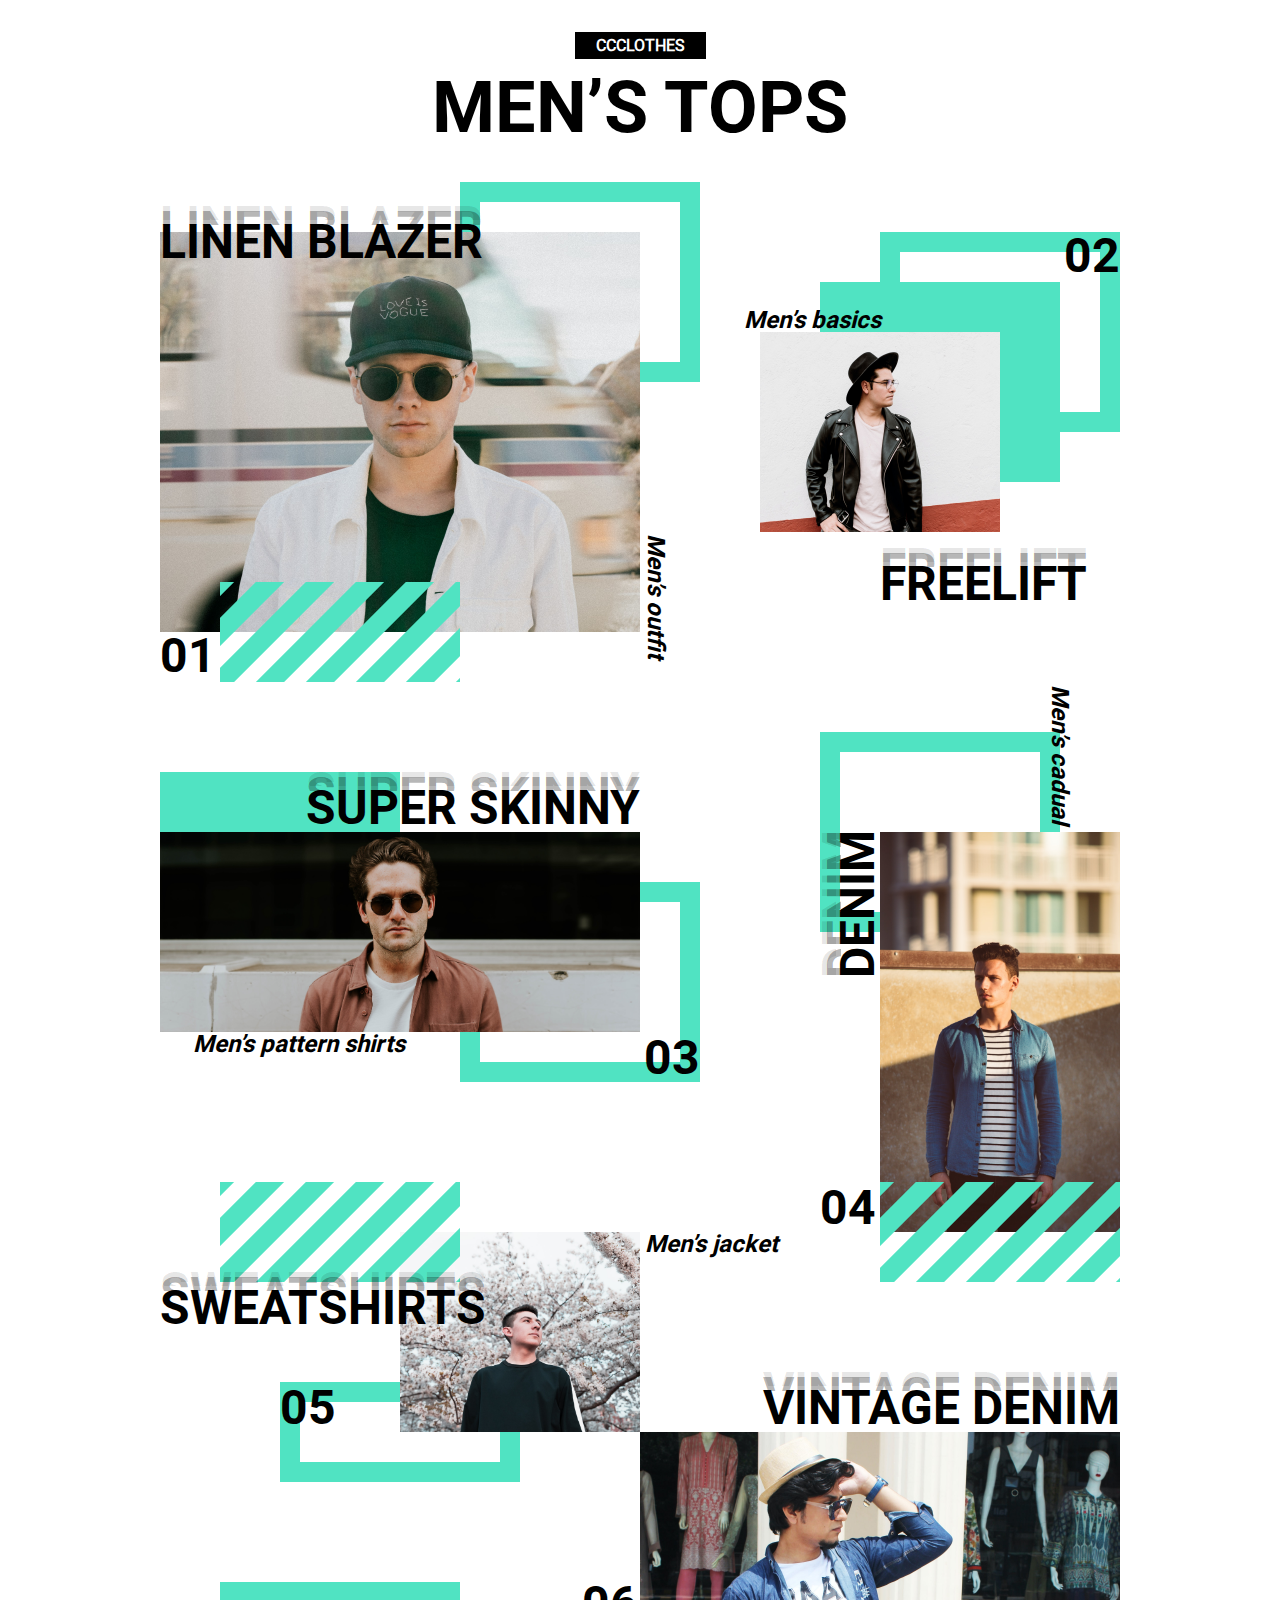
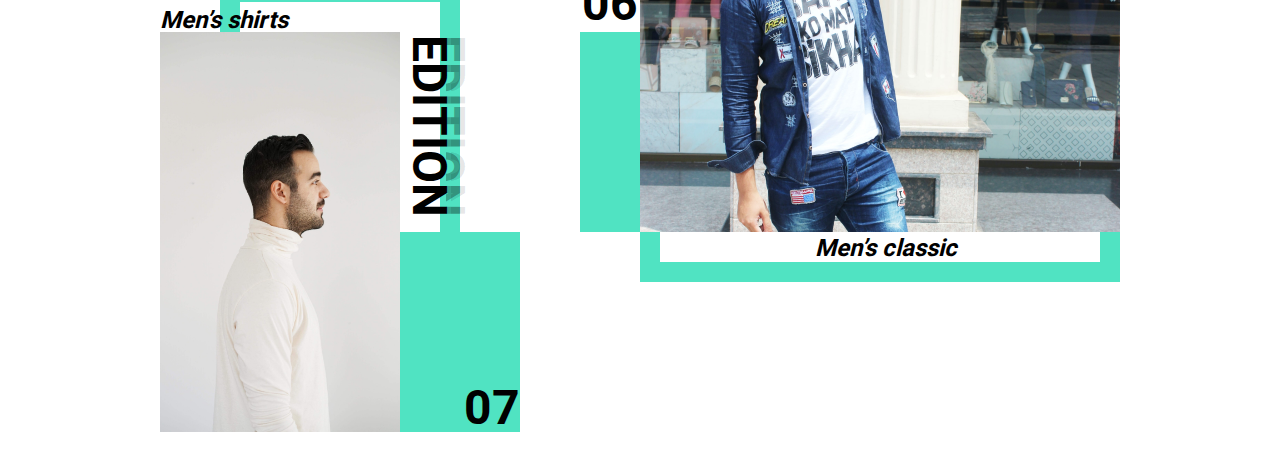
<file: F2E-Level4/index.html>
<!DOCTYPE html>
<html lang="en">
    <head>
        <meta charset="UTF-8">
        <meta name="viewport" content="width=device-width, initial-scale=1.0">
        <link rel="stylesheet" href="css/reset.css">
        <link rel="stylesheet" href="css/index.css">
        <link rel="stylesheet" href="css/component.css">
        <title>F2E-LEVEL 4</title>
    </head>
    <body>
        <div id="wrapper">
            <div id="title">
                <h4 class="label">
                    CCCLOTHES
                </h4>
                <h1>
                    MEN’S TOPS
                </h1>
            </div>
            <div id="Block1">
                <div class="backImage" style="background-image: url(img/01.jpg);">
                </div>
                <h2 class="mainTitle" data-title="LINEN BLAZER">LINEN BLAZER</h2>
                <div class="decoFrame"></div>
                <p class="serial">01</p>
                <div class="slashBlock"></div>
                <i class="subTitle">Men’s outfit</i>
            </div>
            <div id="Block2">
                <div class="backImage" style="background-image: url(img/02.jpg);"></div>
                <h2 class="mainTitle" data-title="FREELIFT">FREELIFT</h2>
                <i class="subTitle">Men’s basics</i>
                <div class="decoSolid"></div>
                <div class="decoFrame"></div>
                <p class="serial">02</p>
            </div>
            <div id="Block3">
                <div class="backImage" style="background-image: url(img/03.jpg);"></div>
                <h2 class="mainTitle" data-title="SUPER SKINNY">SUPER SKINNY</h2>
                <i class="subTitle">Men’s pattern shirts</i>
                <div class="decoSolid"></div>
                <div class="decoFrame"></div>
                <p class="serial">03</p>
            </div>
            <div id="Block4">
                <div class="backImage" style="background-image: url(img/04.jpg);"></div>
                <h2 class="mainTitle" data-title="DENIM">DENIM</h2>
                <i class="subTitle">Men’s cadual</i>
                <div class="decoFrame"></div>
                <p class="serial">04</p>  
                <div class="slashBlock"></div>
            </div>
            <div id="Block5">
                <div class="backImage" style="background-image: url(img/05.jpg);"></div>
                <h2 class="mainTitle" data-title="SWEATSHIRTS">SWEATSHIRTS</h2>
                <i class="subTitle">Men’s jacket</i>
                <div class="decoFrame"></div>
                <p class="serial">05</p> 
                <div class="slashBlock"></div>
            </div>
            <div id="Block6">
                <div class="backImage" style="background-image: url(img/06.jpg);"></div>
                <h2 class="mainTitle" data-title="VINTAGE DENIM">VINTAGE DENIM</h2>
                <i class="subTitle">Men’s classic</i>
                <div class="decoSolid"></div>
                <div class="decoFrame"></div>
                <p class="serial">06</p> 
            </div>
            <div id="Block7">
                <div class="backImage" style="background-image: url(img/07.jpg);"></div>
                <h2 class="mainTitle" data-title="EDITION">EDITION</h2>
                <i class="subTitle">Men’s shirts</i>
                <div class="decoSolid"></div>
                <div class="decoFrame"></div>
                <p class="serial">07</p> 
            </div>

        </div>
        <script src='https://cdnjs.cloudflare.com/ajax/libs/jquery/3.5.0/jquery.min.js'></script>
        <script>
            $('.backImage').click(function(event){
                window.location.href='linkPage.html'
            })

        </script>
    </body>
</html>
</file>
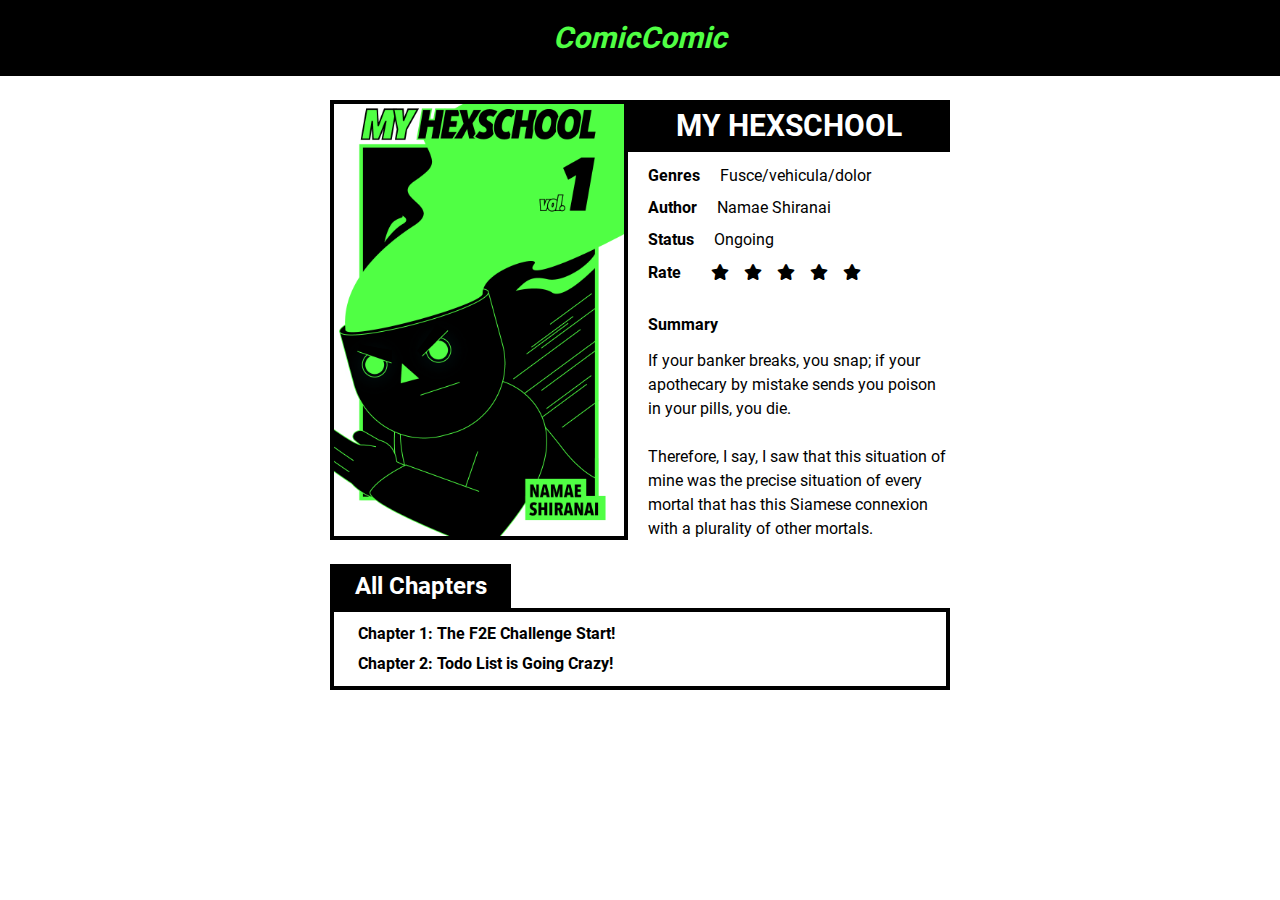
<file: F2E-Level5/index.html>
<!DOCTYPE html><html lang="en"><head><meta charset="utf-8"><meta http-equiv="X-UA-Compatible" content="IE=edge"><meta name="viewport" content="width=device-width,initial-scale=1"><link rel="icon" href="favicon.ico"><title>f2elevel5</title><link href="css/chunk-24248a32.6382ba92.css" rel="prefetch"><link href="css/chunk-4eed3441.19b79747.css" rel="prefetch"><link href="js/chunk-24248a32.09450d65.js" rel="prefetch"><link href="js/chunk-4eed3441.17d7b682.js" rel="prefetch"><link href="css/app.f4f89959.css" rel="preload" as="style"><link href="css/chunk-vendors.ec3947be.css" rel="preload" as="style"><link href="js/app.df738f8d.js" rel="preload" as="script"><link href="js/chunk-vendors.c493ce53.js" rel="preload" as="script"><link href="css/chunk-vendors.ec3947be.css" rel="stylesheet"><link href="css/app.f4f89959.css" rel="stylesheet"></head><body><noscript><strong>We're sorry but f2elevel5 doesn't work properly without JavaScript enabled. Please enable it to continue.</strong></noscript><div id="app"></div><script src="js/chunk-vendors.c493ce53.js"></script><script src="js/app.df738f8d.js"></script></body></html>
</file>
<file: F2E-Level4/css/index.css>
@font-face {
  font-family: 'title';
  src: url("../font/Roboto-Bold.ttf") format("truetype");
}

@font-face {
  font-family: 'text';
  src: url("../font/Roboto-Regular.ttf") format("truetype");
}

#wrapper {
  font-family: 'title';
  display: -ms-grid;
  display: grid;
  width: 960px;
  margin: 32px auto;
  -ms-grid-rows: (100px)[20];
      grid-template-rows: repeat(20, 100px);
  -ms-grid-columns: (120px)[8];
      grid-template-columns: repeat(8, 120px);
}

#wrapper > div {
  position: relative;
}

#wrapper > div > * {
  position: absolute;
}

#wrapper > div:first-child {
  -ms-grid-column: 3;
  -ms-grid-column-span: 4;
  grid-column: 3 / 7;
  -ms-grid-row: 1;
  -ms-grid-row-span: 1;
  grid-row: 1 / 2;
}

#wrapper > div:first-child * {
  margin: 0px auto;
  text-align: center;
}

#wrapper > div:first-child > * {
  position: unset !important;
}

#wrapper > div:first-child > h4 {
  color: white;
  background-color: black;
  font-size: 16px;
  font-family: "text" !important;
  width: 131px;
  height: 27px;
  line-height: 27px;
  margin: 0 auto;
}

#wrapper > div:first-child > h1 {
  font-size: 72px;
  line-height: 97px;
}

#wrapper > div:nth-child(2) {
  -ms-grid-column: 1;
  -ms-grid-column-span: 4;
  grid-column: 1 / 5;
  -ms-grid-row: 3;
  -ms-grid-row-span: 4;
  grid-row: 3 / 7;
}

#wrapper > div:nth-child(2) > .mainTitle {
  top: -14px;
}

#wrapper > div:nth-child(2) > .decoFrame {
  width: 240px;
  height: 200px;
  top: -50px;
  right: -60px;
}

#wrapper > div:nth-child(2) > .serial {
  bottom: -48px;
}

#wrapper > div:nth-child(2) > .slashBlock {
  left: 60px;
  bottom: -50px;
}

#wrapper > div:nth-child(2) > .subTitle {
  right: -78px;
  bottom: 24px;
  z-index: 100;
  -webkit-transform: rotate(90deg);
          transform: rotate(90deg);
}

#wrapper > div:nth-child(3) {
  -ms-grid-column: 6;
  -ms-grid-column-span: 2;
  grid-column: 6 / 8;
  -ms-grid-row: 4;
  -ms-grid-row-span: 2;
  grid-row: 4 / 6;
}

#wrapper > div:nth-child(3) > .mainTitle {
  bottom: -76px;
  left: 120px;
}

#wrapper > div:nth-child(3) > .subTitle {
  top: -24px;
  left: -16px;
}

#wrapper > div:nth-child(3) > .decoSolid {
  width: 240px;
  height: 200px;
  top: -50px;
  left: 60px;
}

#wrapper > div:nth-child(3) > .decoFrame {
  width: 240px;
  height: 200px;
  top: -100px;
  left: 120px;
}

#wrapper > div:nth-child(3) > .serial {
  top: -100px;
  right: -120px;
}

#wrapper > div:nth-child(4) {
  -ms-grid-column: 1;
  -ms-grid-column-span: 4;
  grid-column: 1 / 5;
  -ms-grid-row: 9;
  -ms-grid-row-span: 2;
  grid-row: 9 / 11;
}

#wrapper > div:nth-child(4) > .mainTitle {
  right: 0;
  top: -48px;
}

#wrapper > div:nth-child(4) > .subTitle {
  bottom: -24px;
  left: 33px;
}

#wrapper > div:nth-child(4) > .decoSolid {
  width: 240px;
  height: 200px;
  top: -60px;
}

#wrapper > div:nth-child(4) > .decoFrame {
  width: 240px;
  height: 200px;
  bottom: -50px;
  right: -60px;
}

#wrapper > div:nth-child(4) > .serial {
  bottom: -50px;
  right: -60px;
}

#wrapper > div:nth-child(5) {
  -ms-grid-column: 7;
  -ms-grid-column-span: 2;
  grid-column: 7 / 9;
  -ms-grid-row: 9;
  -ms-grid-row-span: 4;
  grid-row: 9 / 13;
}

#wrapper > div:nth-child(5) > .mainTitle {
  -webkit-transform: rotate(270deg);
          transform: rotate(270deg);
  top: 48px;
  left: -96px;
}

#wrapper > div:nth-child(5) > .subTitle {
  -webkit-transform: rotate(90deg);
          transform: rotate(90deg);
  top: -90px;
  left: 110px;
  white-space: nowrap;
}

#wrapper > div:nth-child(5) > .decoFrame {
  width: 240px;
  height: 200px;
  top: -100px;
  left: -60px;
}

#wrapper > div:nth-child(5) > .serial {
  bottom: 0;
  left: -60px;
}

#wrapper > div:nth-child(5) > .slashBlock {
  z-index: 2;
  bottom: -50px;
}

#wrapper > div:nth-child(6) {
  -ms-grid-column: 3;
  -ms-grid-column-span: 2;
  grid-column: 3 / 5;
  -ms-grid-row: 13;
  -ms-grid-row-span: 2;
  grid-row: 13 / 15;
}

#wrapper > div:nth-child(6) > .mainTitle {
  left: -240px;
  top: 52px;
  z-index: 3 !important;
}

#wrapper > div:nth-child(6) > .subTitle {
  right: -138px;
}

#wrapper > div:nth-child(6) > .decoFrame {
  width: 240px;
  height: 100px;
  bottom: -50px;
  left: -120px;
}

#wrapper > div:nth-child(6) > .serial {
  bottom: 0;
  left: -120px;
}

#wrapper > div:nth-child(6) > .slashBlock {
  top: -50px;
  left: -180px;
}

#wrapper > div:nth-child(7) {
  -ms-grid-column: 5;
  -ms-grid-column-span: 4;
  grid-column: 5 / 9;
  -ms-grid-row: 15;
  -ms-grid-row-span: 4;
  grid-row: 15 / 19;
}

#wrapper > div:nth-child(7) > .mainTitle {
  top: -48px;
  right: 0;
}

#wrapper > div:nth-child(7) > .subTitle {
  bottom: -28px;
  left: 175px;
}

#wrapper > div:nth-child(7) > .decoSolid {
  width: 240px;
  height: 200px;
  bottom: 0;
  left: -60px;
}

#wrapper > div:nth-child(7) > .decoFrame {
  width: 100%;
  height: 100px;
  bottom: -50px;
}

#wrapper > div:nth-child(7) > .serial {
  left: -58px;
  top: 148px;
}

#wrapper > div:nth-child(8) {
  -ms-grid-column: 1;
  -ms-grid-column-span: 2;
  grid-column: 1 / 3;
  -ms-grid-row: 17;
  -ms-grid-row-span: 4;
  grid-row: 17 / 21;
}

#wrapper > div:nth-child(8) > .mainTitle {
  -webkit-transform: rotate(90deg);
          transform: rotate(90deg);
  top: 70px;
  right: -120px;
}

#wrapper > div:nth-child(8) > .subTitle {
  top: -24px;
}

#wrapper > div:nth-child(8) > .decoSolid {
  width: 240px;
  height: 200px;
  right: -120px;
  bottom: 0;
}

#wrapper > div:nth-child(8) > .decoFrame {
  width: 240px;
  height: 100%;
  top: -50px;
  right: -60px;
}

#wrapper > div:nth-child(8) > .serial {
  right: -120px;
  bottom: 0;
}
/*# sourceMappingURL=index.css.map */
</file>
<file: F2E-Level4/css/component.css>
@font-face {
  font-family: 'title';
  src: url("../font/Roboto-Bold.ttf") format("truetype");
}

@font-face {
  font-family: 'text';
  src: url("../font/Roboto-Regular.ttf") format("truetype");
}

.backImage {
  background-position: center center;
  background-size: cover;
  width: 100%;
  height: 100%;
  cursor: pointer;
}

.backImage:before {
  content: '';
  width: 100%;
  height: 100%;
  position: absolute;
  background-color: rgba(80, 227, 194, 0.5);
  display: none;
}

.backImage:hover:before {
  display: block;
}

.mainTitle {
  font-size: 48px;
}

.mainTitle:before, .mainTitle:after {
  content: attr(data-title);
  position: absolute;
  left: 0;
  overflow: hidden;
  height: 20px;
}

.mainTitle:before {
  top: -13px;
  color: rgba(0, 0, 0, 0.3);
}

.mainTitle:after {
  top: -18px;
  color: rgba(0, 0, 0, 0.1);
}

.subTitle {
  font-size: 24px;
}

.decoSolid {
  background-color: #50E3C2;
  z-index: -1;
}

.decoFrame {
  border: #50E3C2 20px solid;
  z-index: -2;
}

.serial {
  font-size: 48px;
}

.slashBlock {
  width: 240px;
  height: 100px;
  background-image: url("../img/patternUnit.png");
  background-repeat: repeat;
  background-size: contain;
}

.decoTitle {
  font-size: 48px;
}
/*# sourceMappingURL=component.css.map */
</file>
<file: F2E-Level5/css/chunk-24248a32.6382ba92.css>
.page{padding-bottom:24px}.page header{width:100%;height:76px;color:#50ff44;background-color:#000;font-size:30px;font-family:title;text-align:center;line-height:76px}.page .controlBoard{width:80%;max-width:620px;margin:0 auto;padding:24px 0;display:flex;flex-direction:row;justify-content:space-between}.page .controlBoard .page .el-input__inner{border-left:unset!important}.page .controlBoard>div:first-child .el-select{width:127px}.page .controlBoard>div:first-child .el-input__inner{border-radius:unset;border:2px solid #000}.page .controlBoard>div:first-child>a{font-size:20px;font-family:title}.page .controlBoard>div:first-child>a:hover{color:#50ff44}.page .controlBoard>div:first-child>i{margin:0 8px}.page .controlBoard>div:last-child{padding-top:5px}.page .controlBoard>div:last-child>.el-switch{margin:0 10px}.page .controlBoard>div:last-child>.el-switch>.el-switch__core{border-radius:unset;margin-bottom:10px}.page .controlBoard>div:last-child>.el-switch>.el-switch__core:after{border-radius:unset}.page .controlBoard>div:last-child>i{font-size:24px}.page .pageComic,.page .pageComic [class*=hand]{justify-content:center;display:flex;flex-direction:row}.page .pageComic [class*=hand]{width:80px;cursor:pointer;align-items:center}.page .pageComic [class*=hand]>i{font-size:40px}.page .pageComic [class*=hand]:hover{color:#fff;background-color:#50ff44}.page .pageComic .innerPage{width:620px}.page .pageSelect{display:flex;flex-direction:row;margin:0 auto;padding:24px 0;width:80%;height:190px;max-width:620px;overflow-x:scroll;position:relative}.page .pageSelect .next,.page .pageSelect .prev,.page .pageSelect .thumbPage{width:80px;height:120px;cursor:pointer}.page .pageSelect .next,.page .pageSelect .prev{color:#fff;background-color:#000;font-size:40px;line-height:120px;padding:0 20px}.page .pageSelect .next:hover,.page .pageSelect .prev:hover{color:#000;background-color:#50ff44}.page .pageSelect .prev{margin-right:20px}.page .pageSelect .next{margin-left:20px}.page .pageSelect .thumbPage{margin:0 10px;border:5px solid transparent;background-position:50%;background-size:100% 100%;background-repeat:no-repeat;position:relative}.page .pageSelect .thumbPage:before{content:"";position:absolute;display:block;top:-25px;left:25px;transform:rotate(-90deg);width:0;height:0;border:10px solid transparent}.page .pageSelect .thumbPage:hover{border:5px solid #50ff44}.page .pageSelect .thumbPage:hover:before{border-left-color:#50ff44}.active{border:5px solid #50ff44!important}.active:before{border-left-color:#50ff44!important}.night{color:#fff;background-color:#000}.headerNight{color:#000!important;background-color:#50ff44!important}
</file>
<file: F2E-Level5/css/chunk-4eed3441.19b79747.css>
.comicInfo header[data-v-b74281bc]{width:100%;height:76px;color:#50ff44;background-color:#000;font-size:30px;font-family:title;text-align:center;line-height:76px}.comicInfo .main[data-v-b74281bc]{margin:24px auto}.comicInfo .main .picBlock[data-v-b74281bc]{border:4px solid #000;overflow:hidden}.comicInfo .main .info[data-v-b74281bc]{width:52%}.comicInfo .main .info>h2[data-v-b74281bc]{color:#fff;background-color:#000;text-align:center;line-height:52px;font-size:30px;font-family:title;margin-bottom:12px}.comicInfo .main .info>p[data-v-b74281bc]{margin:16px 0 16px 20px}.comicInfo .main .info>p>span[data-v-b74281bc]:first-child{font-family:title}.comicInfo .main .info>p>span[data-v-b74281bc]:nth-child(2){padding-left:20px;font-family:text}.comicInfo .main .info .rate>span[data-v-b74281bc]{margin-right:30px}.comicInfo .main .info .rate>i[data-v-b74281bc]{margin-right:15px;cursor:pointer}.comicInfo .main .info>section[data-v-b74281bc]{margin:36px 0 0 20px}.comicInfo .main .info>section>span[data-v-b74281bc]{display:block;font-family:title}.comicInfo .main .info>section>p[data-v-b74281bc]{line-height:24px;font-family:text!important}.comicInfo .chapter>.title[data-v-b74281bc]{color:#fff;background-color:#000;width:181px;height:44px;font-size:24px;font-family:title;line-height:44px;text-align:center}.comicInfo .chapter>.chapterChoose[data-v-b74281bc]{border:4px solid #000;padding:7px;margin-bottom:50px}.comicInfo .chapter>.chapterChoose>a[data-v-b74281bc]{display:block;color:#000;font-size:16px;font-family:title;padding:7px 17px;cursor:pointer}.comicInfo .chapter>.chapterChoose>a[data-v-b74281bc]:hover{color:#fff;background-color:#000}@media only screen and (max-width:719px){.comicInfo .main[data-v-b74281bc]{display:flex;flex-direction:column;width:100%}.comicInfo .main .info[data-v-b74281bc],.comicInfo .main .picBlock[data-v-b74281bc]{width:100%}.comicInfo .main .info>.title[data-v-b74281bc]{width:100%;height:52px}}@media only screen and (min-width:720px){.comicInfo .main[data-v-b74281bc]{display:flex;flex-direction:row;width:620px;height:440px}.comicInfo .main .picBlock[data-v-b74281bc]{width:48%}.comicInfo .main .info[data-v-b74281bc]{width:52%}.comicInfo .main .info>.title[data-v-b74281bc]{width:100%;height:52px}.comicInfo .chapter[data-v-b74281bc]{width:620px;margin:0 auto}}
</file>
<file: F2E-Level5/css/app.f4f89959.css>
*{box-sizing:border-box;margin:0;padding:0;border:0;font-size:100%}article,aside,details,figcaption,figure,footer,header,hgroup,menu,nav,section{display:block}body{line-height:1}ol,ul{list-style:none}table{border-collapse:collapse;border-spacing:0}a{text-decoration:none}blockquote,q{quotes:none}blockquote:after,blockquote:before,q:after,q:before{content:"";content:none}img{width:100%}@font-face{font-family:text;src:url(../fonts/Roboto-Regular.11eabca2.ttf)}@font-face{font-family:title;src:url(../fonts/Roboto-Bold.e07df86c.ttf)}
</file>
